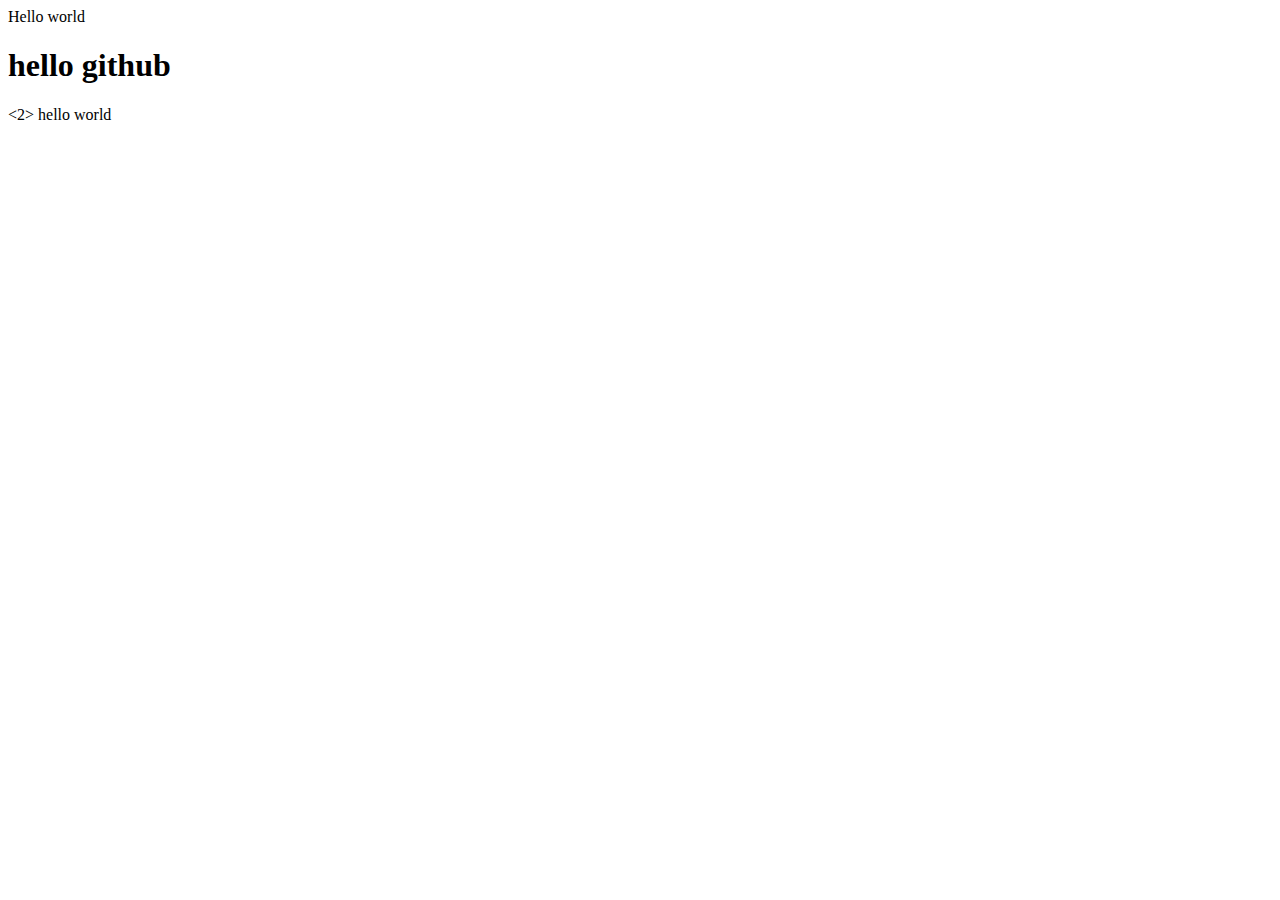
<file: index.html>
<!DOCTYPE html>
<html>
    <head>
    <meta charset="UTF-8">
    <meta>
    <title>Document</title>
    </head>
    <body>
Hello world
<h1> 
    hello github
</h1>
<2>
    hello world
</2>
    </body>
</html>
</file>
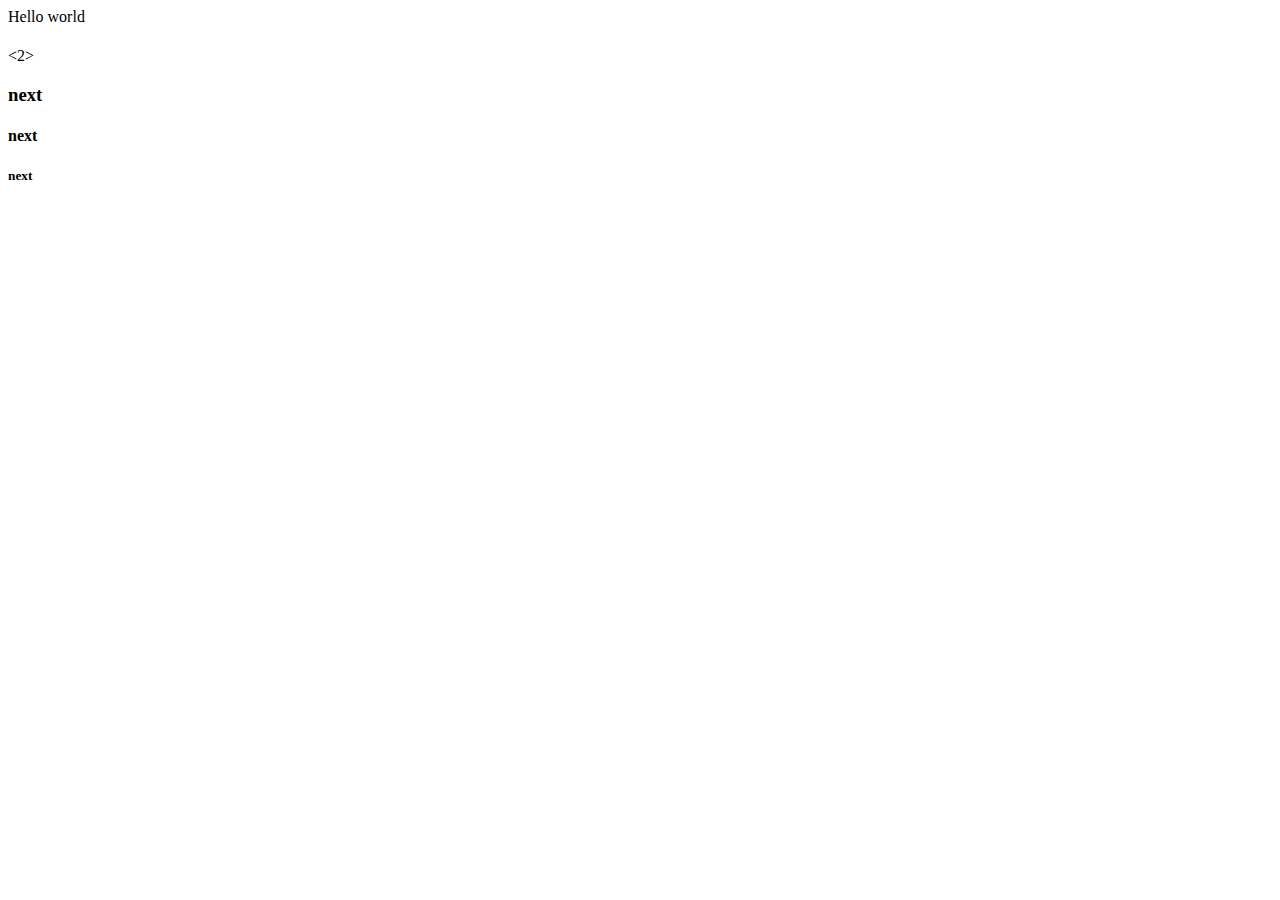
<file: 01/index.html>
<!DOCTYPE html>
<html>
    <head>
    <meta charset="UTF-8">
    <meta>
    <title>Document</title>
    </head>
    <body>
Hello world
<h1> 
    <!-- hello github -->
</h1>
<2>
    <!-- hello world -->
</2>

    <!-- html from github -->
<h3>next</h3>
<h4>next</h4>
<h5>next</h5>
    </body>
</html>
</file>
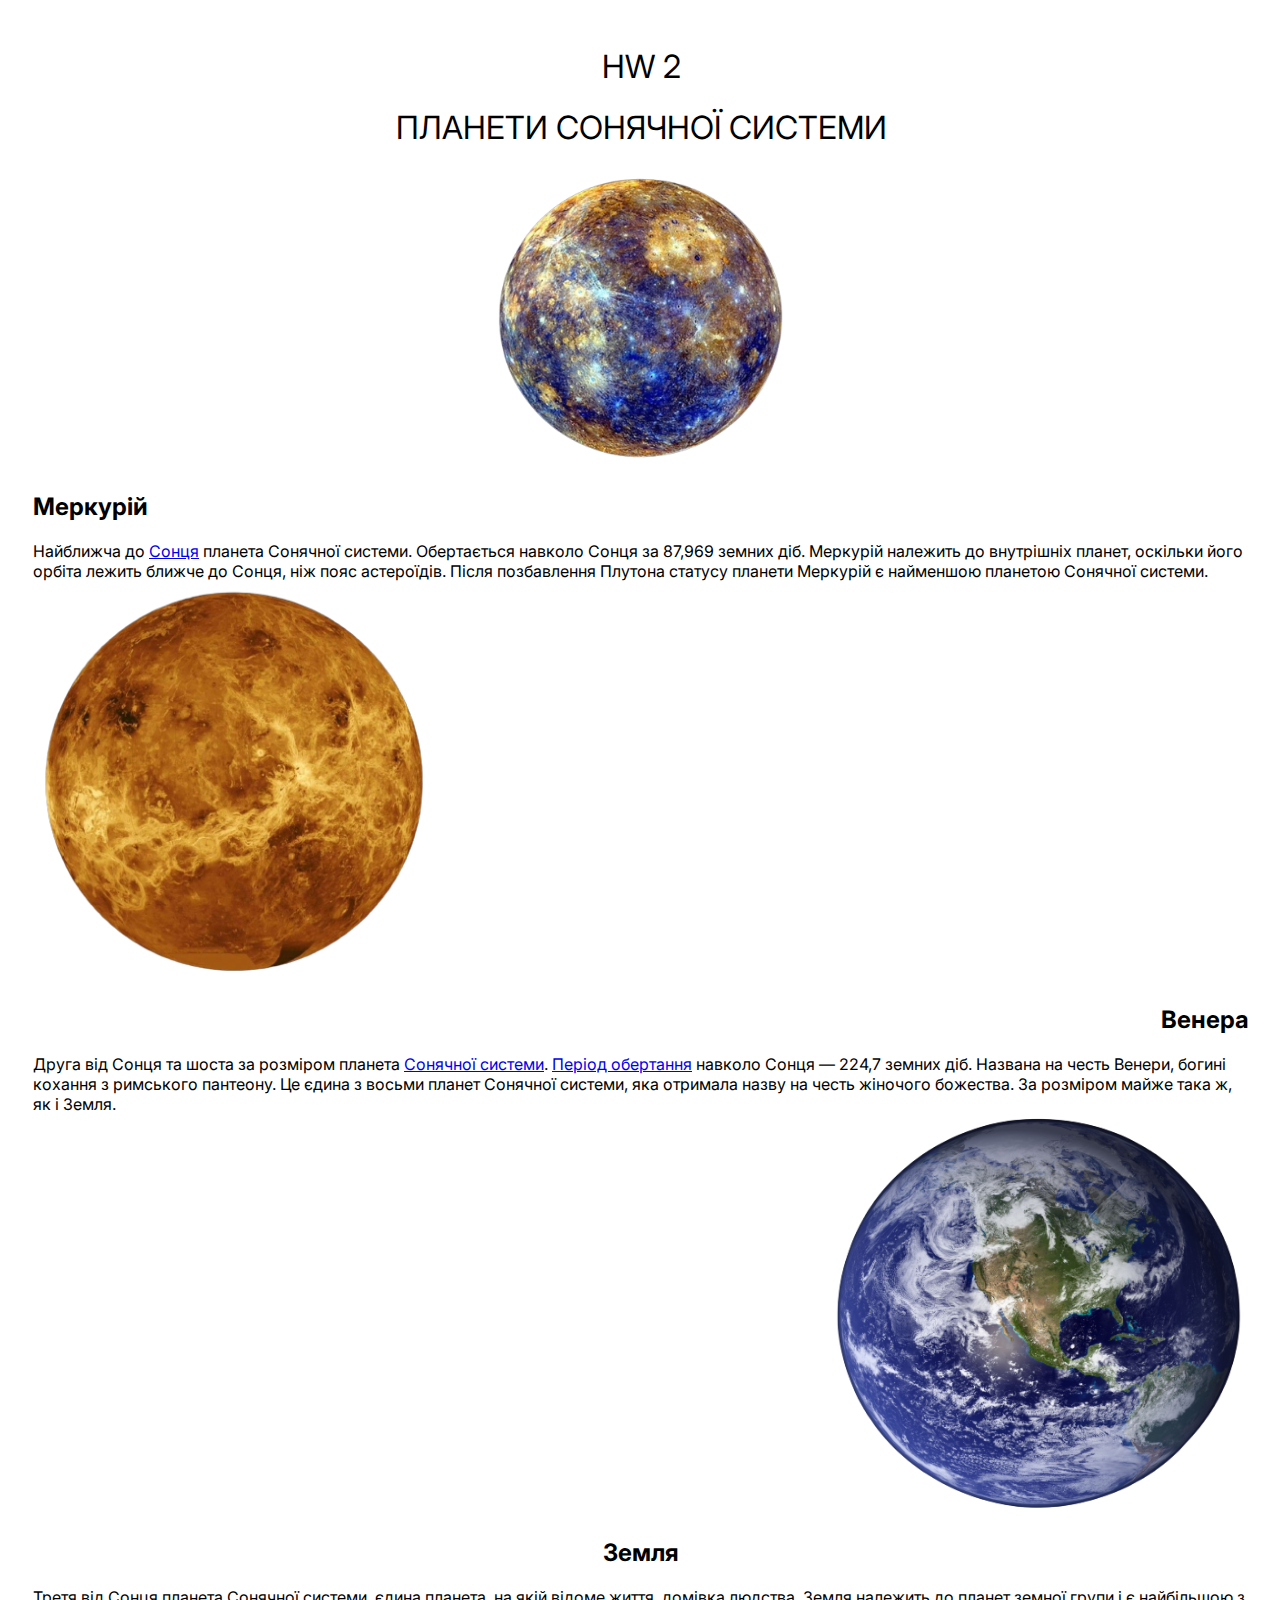
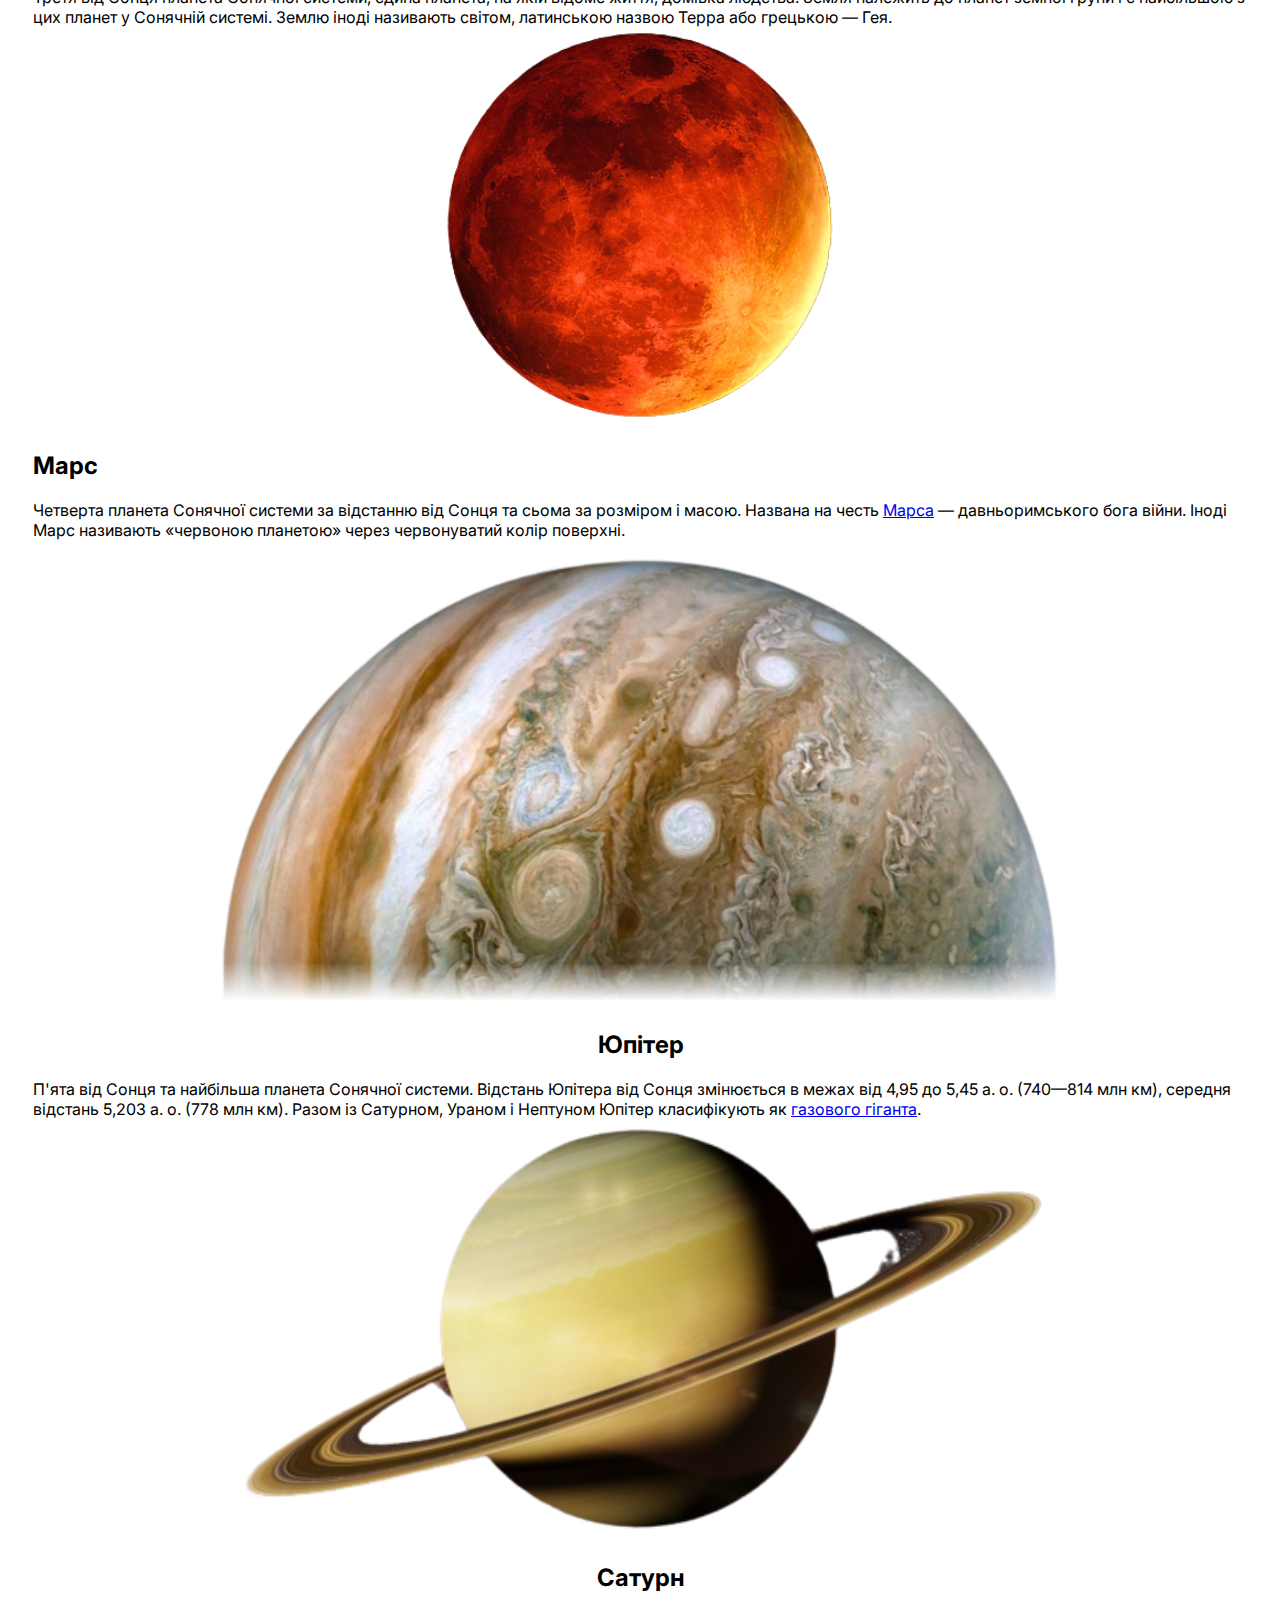
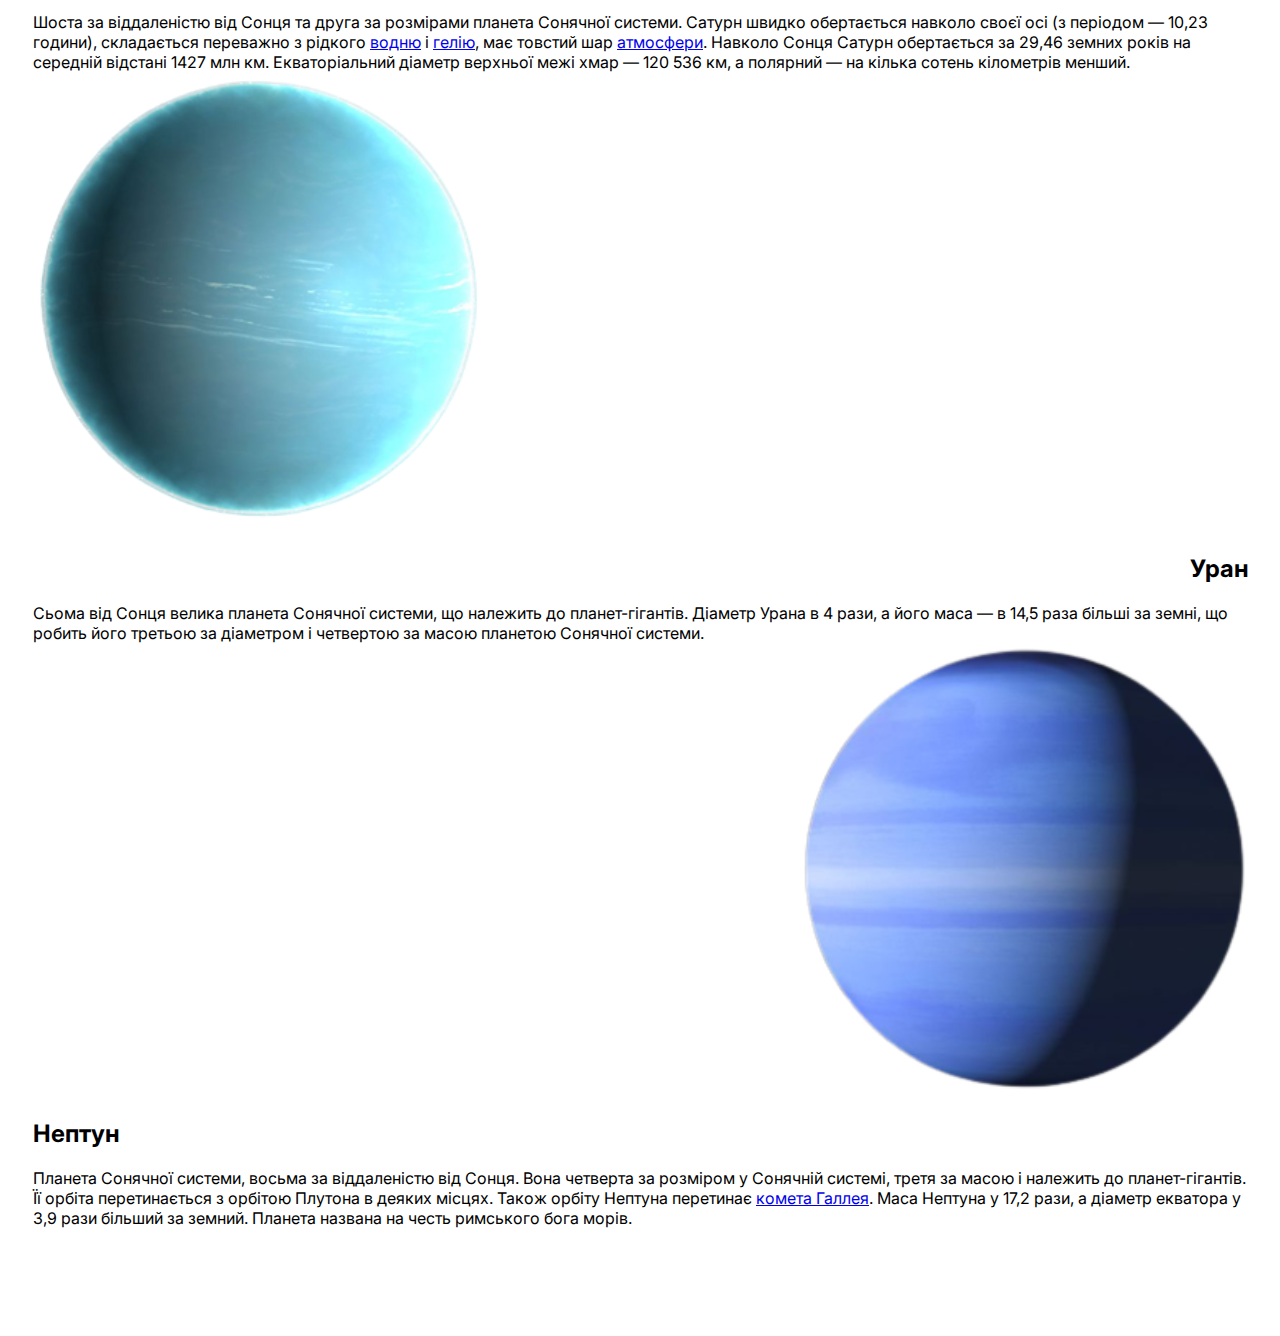
<file: 04/index.html>
<!DOCTYPE html>
<html lang="en">
<head>
    <meta charset="UTF-8">
    <meta name="viewport" content="width=device-width, initial-scale=1.0">
    <title>Document</title>
    <link href="https://fonts.googleapis.com/css2?family=Inter:wght@100..900&display=swap" rel="stylesheet">
    <link rel="stylesheet" href="style/style.css">
</head>
<body>
    <div class="container">
        <h1 class="header center-content">HW 2</h1>
        <h1 class="header center-content">ПЛАНЕТИ СОНЯЧНОЇ СИСТЕМИ</h1>
        <div class="center-content"> 
            <img src="image/меркурій.png" alt="mercury">
        </div>
        <h2>
            Меркурій
        </h2>
        <section>
            Найближча до <a href="https://www.google.com/">Сонця</a> планета Сонячної системи. Обертається навколо Сонця за 87,969 земних діб. Меркурій належить до внутрішніх планет, оскільки його орбіта лежить ближче до Сонця, ніж пояс астероїдів. Після позбавлення Плутона статусу планети Меркурій є найменшою планетою Сонячної системи.
        </section>
        <div> 
            <img src="image/венера.png" alt="mercury">
        </div>
        <h2 class="right-content">
            Венера
        </h2>
        <section>
            Друга від Сонця та шоста за розміром планета <a href="https://www.google.com/">Сонячної системи</a>. <a href="https://www.google.com/">Період обертання</a> навколо Сонця — 224,7 земних діб. Названа на честь Венери, богині кохання з римського пантеону. Це єдина з восьми планет Сонячної системи, яка отримала назву на честь жіночого божества. За розміром майже така ж, як і Земля.
        </section>
        <div class="right-content"> 
            <img src="image/земля.png" alt="mercury">
        </div>
        <h2 class="center-content">
            Земля
        </h2>
        <section>
            Третя від Сонця планета Сонячної системи, єдина планета, на якій відоме життя, домівка людства. Земля належить до планет земної групи і є найбільшою з цих планет у Сонячній системі. Землю іноді називають світом, латинською назвою Терра або грецькою — Гея.
        </section>
        <div class="center-content"> 
            <img src="image/марс.png" alt="mercury">
        </div>
        <h2>
            Марс
        </h2>
        <section>
            Четверта планета Сонячної системи за відстанню від Сонця та сьома за розміром і масою. Названа на честь <a href="https://www.google.com/">Марса</a> — давньоримського бога війни. Іноді Марс називають «червоною планетою» через червонуватий колір поверхні.
        </section>
        <div class="center-content"> 
            <img src="image/юпітер.png" alt="mercury">
        </div>
        <h2 class="center-content">
            Юпітер
        </h2>
        <section>
            П'ята від Сонця та найбільша планета Сонячної системи. Відстань Юпітера від Сонця змінюється в межах від 4,95 до 5,45 а. о. (740—814 млн км), середня відстань 5,203 а. о. (778 млн км). Разом із Сатурном, Ураном і Нептуном Юпітер класифікують як <a href="https://www.google.com/">газового гіганта</a>.
        </section>
        <div class="center-content"> 
            <img src="image/сатурн.png" alt="mercury">
        </div>
        <h2 class="center-content ">
            Сатурн
        </h2>
        <section>
            Шоста за віддаленістю від Сонця та друга за розмірами планета Сонячної системи. Сатурн швидко обертається навколо своєї осі (з періодом — 10,23 години), складається переважно з рідкого <a href="https://www.google.com/">водню</a> і <a href="https://www.google.com/">гелію</a>, має товстий шар <a href="https://www.google.com/">атмосфери</a>. Навколо Сонця Сатурн обертається за 29,46 земних років на середній відстані 1427 млн км. Екваторіальний діаметр верхньої межі хмар — 120 536 км, а полярний — на кілька сотень кілометрів менший.
        </section>
        <div> 
            <img src="image/уран.png" alt="mercury">
        </div>
        <h2 class="right-content">
            Уран
        </h2>
        <section>
            Сьома від Сонця велика планета Сонячної системи, що належить до планет-гігантів. Діаметр Урана в 4 рази, а його маса — в 14,5 раза більші за земні, що робить його третьою за діаметром і четвертою за масою планетою Сонячної системи.
        </section>
        <div class="right-content"> 
            <img src="image/нептун.png" alt="mercury">
        </div>
        <h2>
            Нептун
        </h2>
        <section>
            Планета Сонячної системи, восьма за віддаленістю від Сонця. Вона четверта за розміром у Сонячній системі, третя за масою і належить до планет-гігантів. Її орбіта перетинається з орбітою Плутона в деяких місцях. Також орбіту Нептуна перетинає <a href="https://www.google.com/">комета Галлея</a>. Маса Нептуна у 17,2 рази, а діаметр екватора у 3,9 рази більший за земний. Планета названа на честь римського бога морів.
        </section>
    </div>
</body>
</html>
</file>
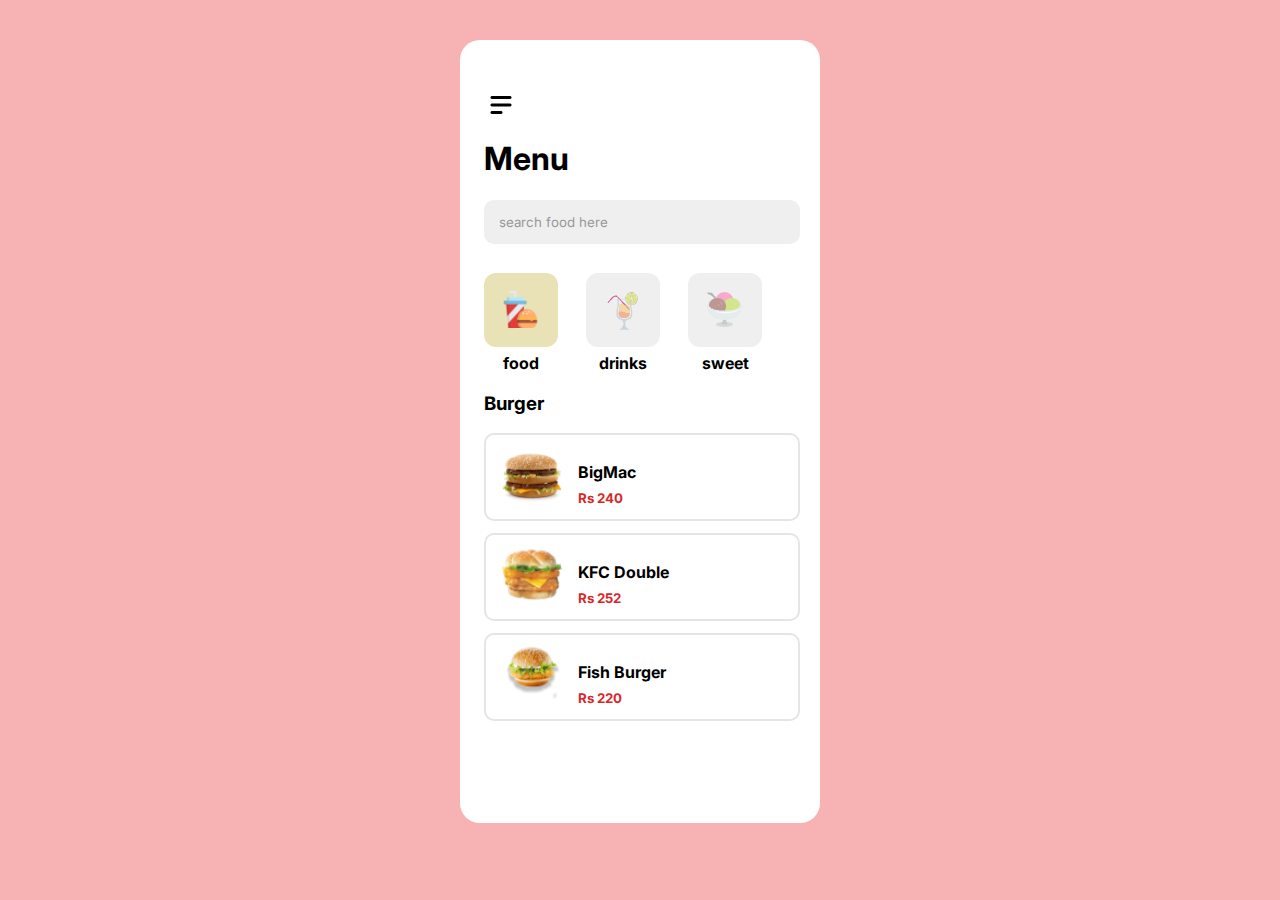
<file: 05/index.html>
<!DOCTYPE html>
<html lang="en">
<head>
    <meta charset="UTF-8">
    <meta name="viewport" content="width=device-width, initial-scale=1.0">
    <title>Document</title>
    <link href="https://fonts.googleapis.com/css2?family=Inter:wght@100..900&display=swap" rel="stylesheet">
    <link rel="stylesheet" href="style/style.css">
</head>
<body>
    <main>
        <button>
            <img src="img/Vector.png" alt="icon">
        </button>
        <h1>
            Menu 
        </h1>
        <form action="">
            <input type="text" value="search food here">
        </form>
        <div class="product-block">
            <div class="product-item">
                <div class="img-block">
                    <img src="img/food.png" alt="food">
                </div>
                <h4>food</h4>
            </div>
            <div class="product-item">
                <div class="img-block">
                    <img src="img/drinks.png" alt="drinks">
                </div>
                <h4>drinks</h4>
            </div>
            <div class="product-item">
                <div class="img-block">
                    <img src="img/sweet.png" alt="sweet">
                </div>
                <h4>sweet</h4>
            </div>
        </div>
        <h3>
            Burger
        </h3>
        <div class="product-proposition">
            <div class="proposition-item">
                <div class="proposition-img">
                    <img class="pos" src="img/bigmac.png" alt="bigmac">
                </div>
                <div class="proposition-text">
                    <h4>BigMac</h4>
                    <h5>Rs 240</h5>
                </div>
            </div> 
            
                <div class="proposition-item">
                    <div class="proposition-img">
                        <img class="pos" src="img/kfc.png" alt="kfc">
                    </div>
                    <div class="proposition-text">
                        <h4>KFC Double</h4>
                        <h5>Rs 252</h5>
                    </div>
                </div> 
                
                    <div class="proposition-item">
                        <div class="proposition-img">
                            <img class="pos" src="img/fish.png" alt="fish">
                        </div>
                        <div class="proposition-text">
                            <h4>Fish Burger</h4>
                            <h5>Rs 220</h5>
                        </div>
                    </div> 
        </div>
         

    </main>
    
</body>
</html>
</file>
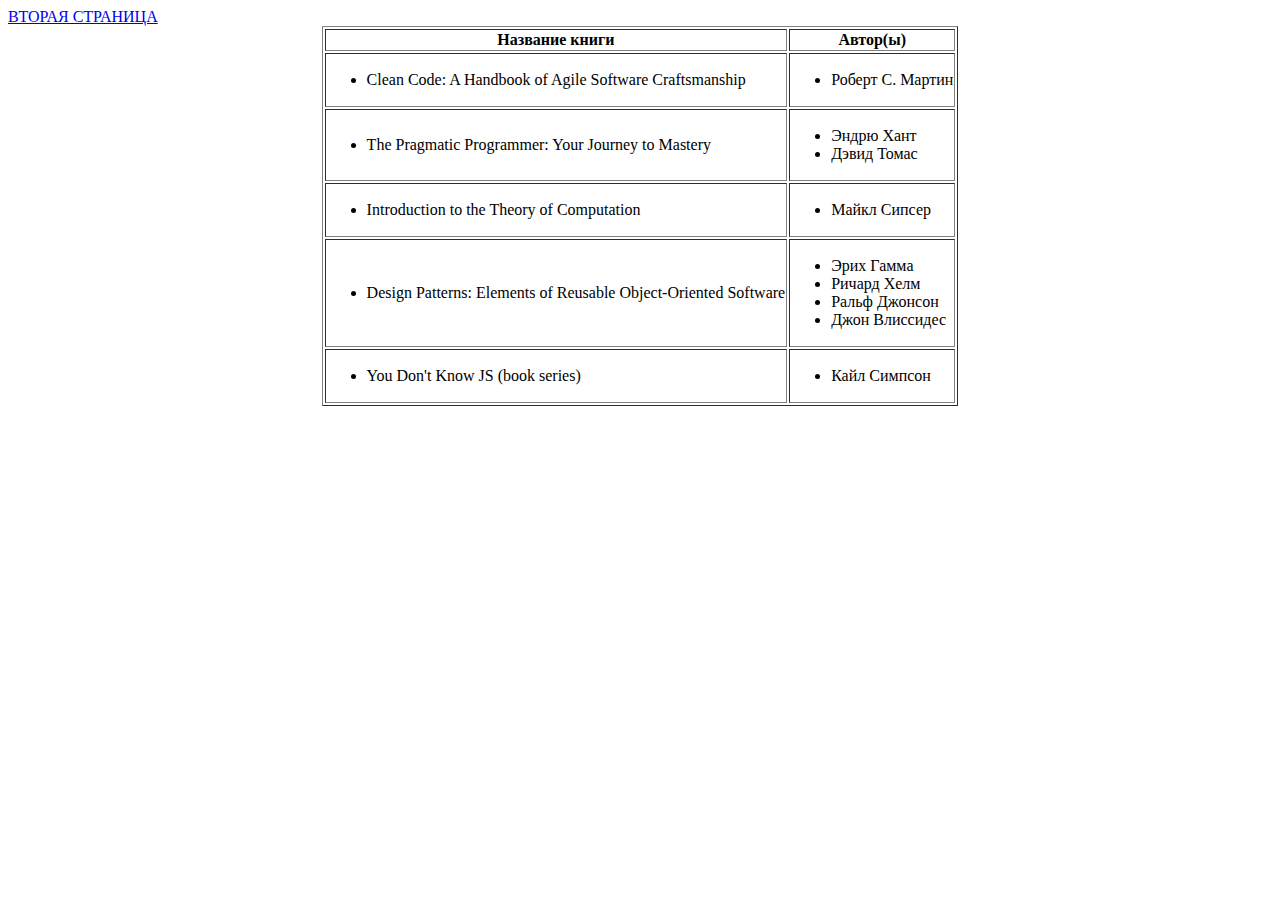
<file: first.html>
<!DOCTYPE html>
<html lang="en">
<head>
    <meta charset="UTF-8">
    <meta name="viewport" content="width=device-width, initial-scale=1.0">
    <title>Document</title>
</head>
<body>
    <a href="/second.html" target="_blank">ВТОРАЯ СТРАНИЦА</a>

    <table align="center" border="1">
        <thead>
            <tr>
                <th>Название книги</th>
                <th>Автор(ы)</th>
            </tr>
        </thead>
        <tbody>
            <tr>
                <td>
                    <ul>
                        <li>Clean Code: A Handbook of Agile Software Craftsmanship</li>
                    </ul>
                </td>
                <td>
                    <ul>
                        <li>Роберт С. Мартин</li>
                    </ul>
                </td>
            </tr>
            <tr>
                <td>
                    <ul>
                        <li>The Pragmatic Programmer: Your Journey to Mastery</li>
                    </ul>
                </td>
                <td>
                    <ul>
                        <li>Эндрю Хант</li>
                        <li>Дэвид Томас</li>
                    </ul>
                </td>
            </tr>
            <tr>
                <td>
                    <ul>
                        <li>Introduction to the Theory of Computation</li>
                    </ul>
                </td>
                <td>
                    <ul>
                        <li>Майкл Сипсер</li>
                    </ul>
                </td>
            </tr>
            <tr>
                <td>
                    <ul>
                        <li>Design Patterns: Elements of Reusable Object-Oriented Software</li>
                    </ul>
                </td>
                <td>
                    <ul>
                        <li>Эрих Гамма</li>
                        <li>Ричард Хелм</li>
                        <li>Ральф Джонсон</li>
                        <li>Джон Влиссидес</li>
                    </ul>
                </td>
            </tr>
            <tr>
                <td>
                    <ul>
                        <li>You Don't Know JS (book series)</li>
                    </ul>
                </td>
                <td>
                    <ul>
                        <li>Кайл Симпсон</li>
                    </ul>
                </td>
            </tr>
        </tbody>
    </table>
</body>
</html>
</file>
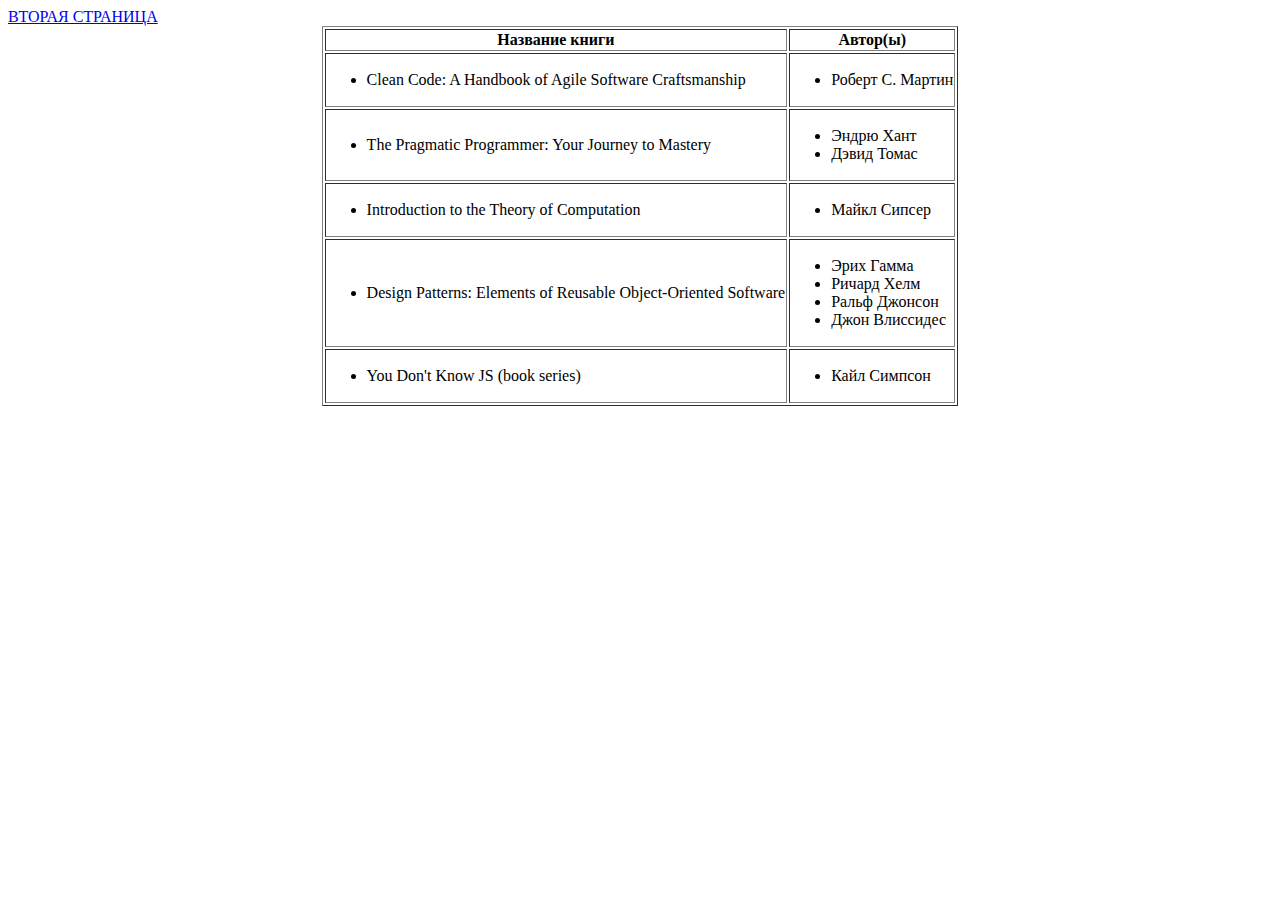
<file: 02/first.html>
<!DOCTYPE html>
<html lang="en">
<head>
    <meta charset="UTF-8">
    <meta name="viewport" content="width=device-width, initial-scale=1.0">
    <title>Document</title>
</head>
<body>
    <a href="second.html" target="_blank">ВТОРАЯ СТРАНИЦА</a>

    <table align="center" border="1">
        <thead>
            <tr>
                <th>Название книги</th>
                <th>Автор(ы)</th>
            </tr>
        </thead>
        <tbody>
            <tr>
                <td>
                    <ul>
                        <li>Clean Code: A Handbook of Agile Software Craftsmanship</li>
                    </ul>
                </td>
                <td>
                    <ul>
                        <li>Роберт С. Мартин</li>
                    </ul>
                </td>
            </tr>
            <tr>
                <td>
                    <ul>
                        <li>The Pragmatic Programmer: Your Journey to Mastery</li>
                    </ul>
                </td>
                <td>
                    <ul>
                        <li>Эндрю Хант</li>
                        <li>Дэвид Томас</li>
                    </ul>
                </td>
            </tr>
            <tr>
                <td>
                    <ul>
                        <li>Introduction to the Theory of Computation</li>
                    </ul>
                </td>
                <td>
                    <ul>
                        <li>Майкл Сипсер</li>
                    </ul>
                </td>
            </tr>
            <tr>
                <td>
                    <ul>
                        <li>Design Patterns: Elements of Reusable Object-Oriented Software</li>
                    </ul>
                </td>
                <td>
                    <ul>
                        <li>Эрих Гамма</li>
                        <li>Ричард Хелм</li>
                        <li>Ральф Джонсон</li>
                        <li>Джон Влиссидес</li>
                    </ul>
                </td>
            </tr>
            <tr>
                <td>
                    <ul>
                        <li>You Don't Know JS (book series)</li>
                    </ul>
                </td>
                <td>
                    <ul>
                        <li>Кайл Симпсон</li>
                    </ul>
                </td>
            </tr>
        </tbody>
    </table>
</body>
</html>
</file>
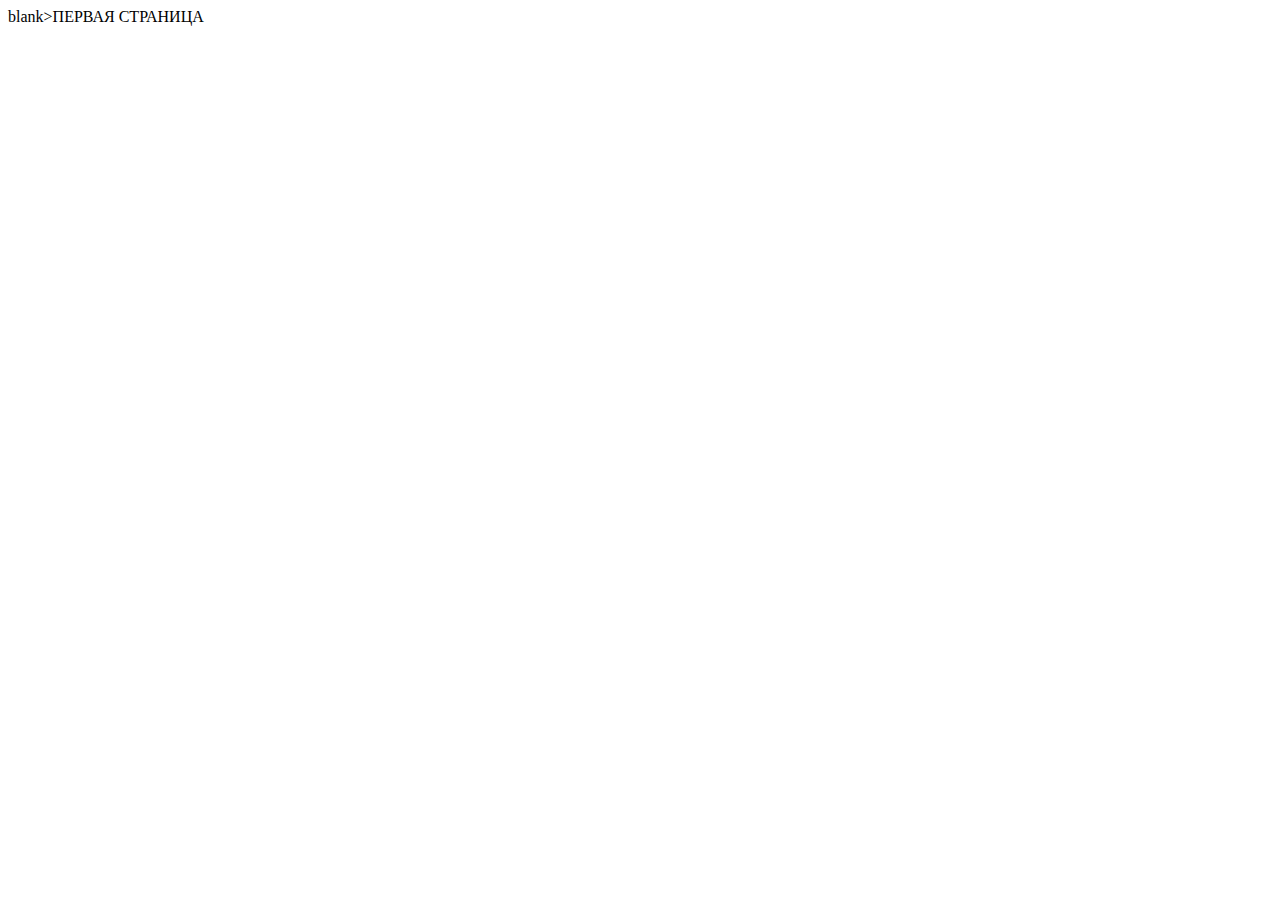
<file: 02/second.html>
<!DOCTYPE html>
<html lang="en">
<head>
    <meta charset="UTF-8">
    <meta name="viewport" content="width=device-width, initial-scale=1.0">
    <title>Document</title>
</head>
<body>
    <a href="first.html" target="_blank"></a>blank>ПЕРВАЯ СТРАНИЦА</a>


</body>
</html>
</file>
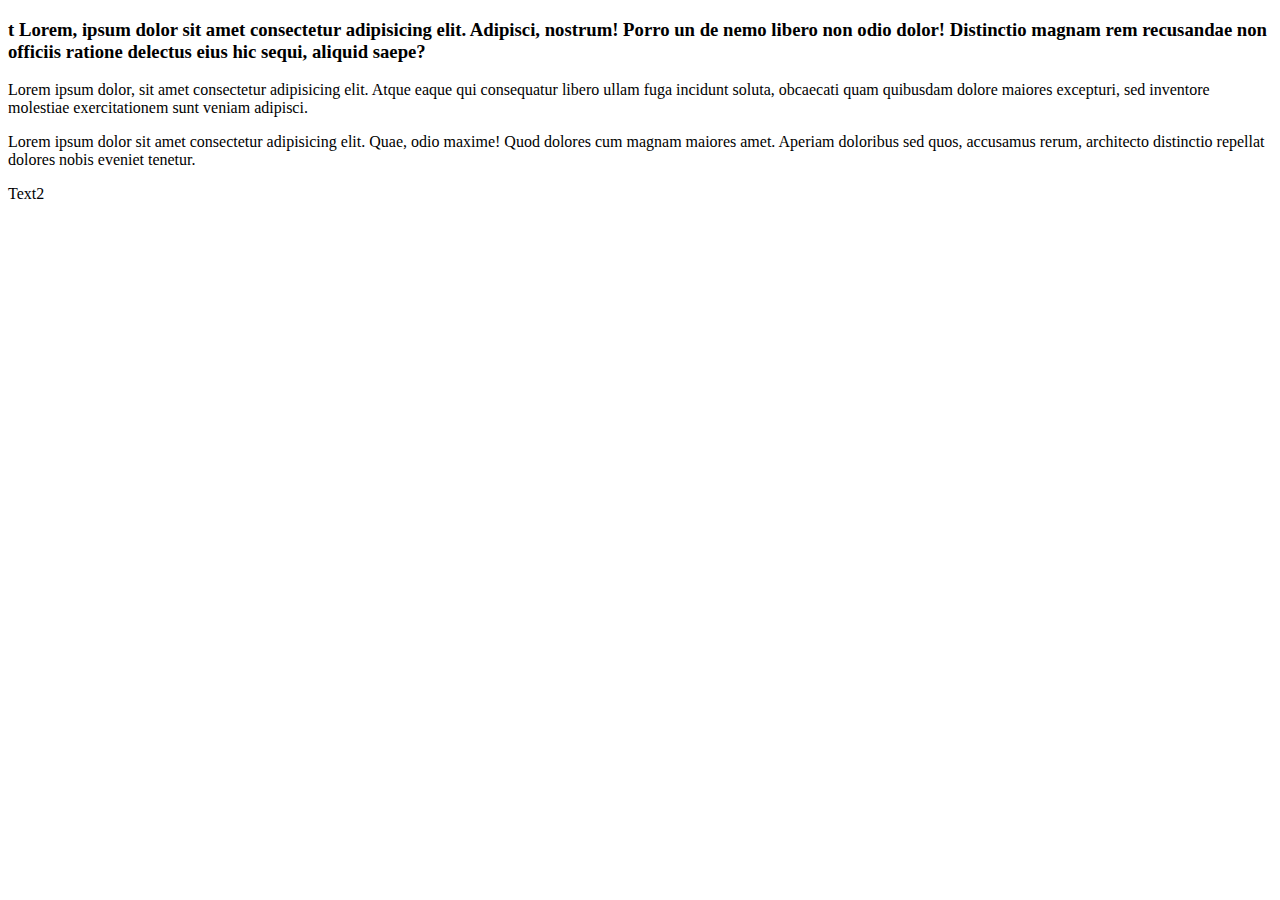
<file: 02/tags.html>
<!DOCTYPE html>
<html lang="en">
<head>
    <meta charset="UTF-8">
    <meta name="viewport" content="width=>, initial-scale=1.0">
    <title>Document</title>
</head>
<body>
    <h3>t
        Lorem, ipsum dolor sit amet consectetur adipisicing elit. Adipisci, nostrum! Porro un   de nemo libero non odio dolor! Distinctio magnam rem recusandae non officiis ratione delectus eius hic sequi, aliquid saepe?
    </h3>
    <p>
        Lorem ipsum dolor, sit amet consectetur adipisicing elit. Atque eaque qui consequatur libero ullam fuga incidunt soluta, obcaecati quam quibusdam dolore maiores excepturi, sed inventore molestiae exercitationem sunt veniam adipisci.
    </p>    <p>
        Lorem ipsum dolor sit amet consectetur adipisicing elit. Quae, odio maxime! Quod dolores cum magnam maiores amet. Aperiam doloribus sed quos, accusamus rerum, architecto distinctio repellat dolores nobis eveniet tenetur.
    </p>    <p>
        Text2
    </p>
   
       
    
</body>
</html>
</file>
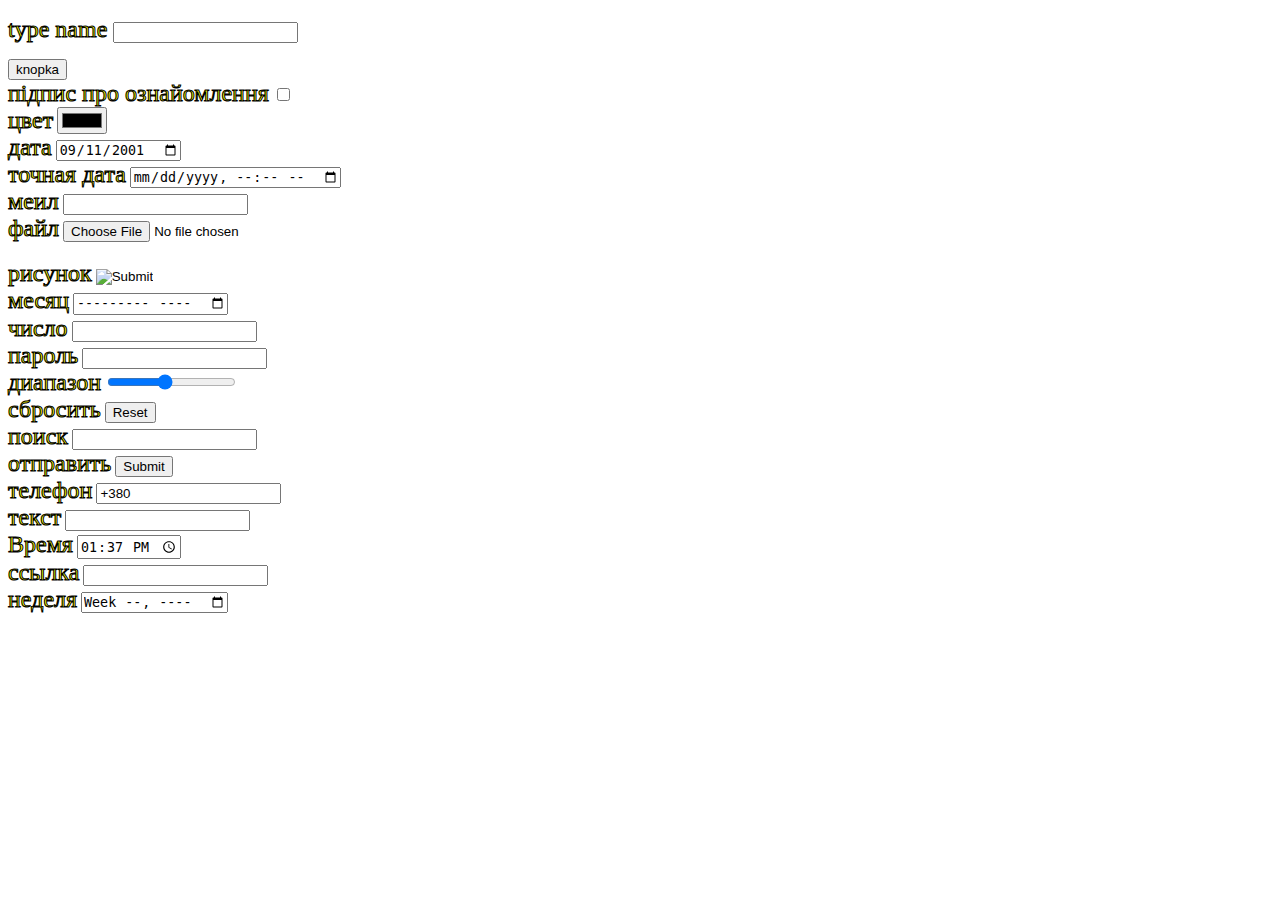
<file: 03/03.html>
<!DOCTYPE html>
<html lang="en">
<head>
    <meta charset="UTF-8">
    <meta name="viewport" content="width=device-width, initial-scale=1.0">
    <title>Document</title>
    <link rel="stylesheet" href="style/style.css">
</head>
<body>
    <form action="">
        <p>
            <label for="username">
                type name
            </label> 
            <input id="username" type="text">
        </p>
        <input value="knopka" type="button"><br/>
        <label for="check">пiдпис про ознайомлення</label> 
        <input id="check" type="checkbox"><br/>
        <label for="clr">цвет</label>
        <input id="clr" type="color"><br/>
        <label for="date">дата</label>
        <input id="date" value="2001-09-11" type="date"><br/>
        <label for="dtl">точная дата</label>
        <input id="dtl" type="datetime-local"><br/>
        <label for="mail">меил</label>
        <input id="mail" type="email"><br/>
        <label for="file">файл</label>
        <input id="file" type="file"><br/>
        <input id="dateofpage" value="26-05-24"type="hidden"><br/>
        <label for="insertimage">рисунок</label>
        <input id="insertimage" type="image"><br/>
        <label for="mnth">месяц</label>
        <input id="mnth" type="month"><br/>
        <label for="nmbr">число</label>
        <input id="nmbr" type="number"><br/>
        <label for="pswrd">пароль</label>
        <input id="pswrd" type="password"><br/>
        <label for="cowbell">диапазон</label>
        <input id="cowbell" min="10" max="100" value="50" step="10" type="range"><br/>
        <label for="rst">сбросить</label>
        <input id="rst" type="reset"><br/>
        <label for="srch">поиск</label>
        <input id="srch" type="search"><br/>
        <label for="sbm">отправить</label>
        <input id="sbm" type="submit"><br/>
        <label for="tel">телефон</label>
        <input id="tel" value="+380" type="tel"><br/>
        <label for="txt">текст</label>
        <input id="txt" type="text"><br/>
        <label for="time">Время</label>
        <input id="time" value="13:37" type="time"><br/>
        <label for="url">ссылка</label>
        <input id ="url" type="url"><br/>
        <label for="">неделя</label>
        <input type="week">
        




    </form>
</body>
</html>
</file>
<file: 04/style/style.css>
.container{
    padding: 18px 23px 100px 25px;
    font-family: Inter; 
}
.right-content{
    text-align: right;
}
.center-content{
    text-align: center;
}
h1{
    font-size: 40;
    font-weight: 400;
}
h2{
    font-size: 36;
}
</file>
<file: 05/style/style.css>
*{
    box-sizing: border-box;
    font-family: 'Inter', sans-serif;
    
}
body{
    background-color: #F7B3B3;
    margin: 0;
}
main{
    width: 360px;
    margin: 40px auto;
    border-radius: 20px;
    background: #fff;
    padding: 55px 20px 90px 24px;
}
button{
    border: none;
    background-color: #fff;
    border-radius: 10px;
}
button:hover{
    background-color: rgb(221, 209, 209);
}
button:active{
    background-color:rgb(197, 166, 166);
}
input{
    width: 316px;
    height: 44px;
    margin: 0 auto;
    border-radius: 10px;
    border: none;
    background-color: rgb(239, 239, 239);
    color: rgb(153, 153, 153);
    padding: 15px 0px 15px 15px;
}
.product-item{
    width: 101px;
    display: inline-block;
    margin-top: 29px;
}
.product-item{
    width: 74px;
    height: 74px;
    margin-right: 24px;
    border-radius: 12px;
}
.product-item:first-child{
    background-color: #EAE2B7;
}
.product-item:not(:first-child){
    background-color: #EFEFEF;
}
.img-block{
    margin: 18px;
    width: 74;
    height: 44px;
}
.product-item h4{
    text-align: center;
    width: 74px;
}
.proposition-img, .proposition-text{
    display: inline-block;
}
.proposition-item{
    width: 316px;
    height: 88px;
    margin-bottom: 12px;
    border: 2px solid #E5E5E5;
    border-radius: 10px;
    padding: 8px 16px;
}
img.pos{
    width: 60px;
    height: 60px;
}
.proposition-text{
    margin: 0px 12px;
}
h4{
    margin: 0px 0px 8px 0px;
}
h5{
    color: #D62828;
    margin-top: 0px;
}
</file>
<file: 03/style/style.css>
label{
    font-size: 1.5rem;
    color:yellow;
    -webkit-text-stroke-color: #000;
    -webkit-text-stroke-width: 1px;
}
</file>
